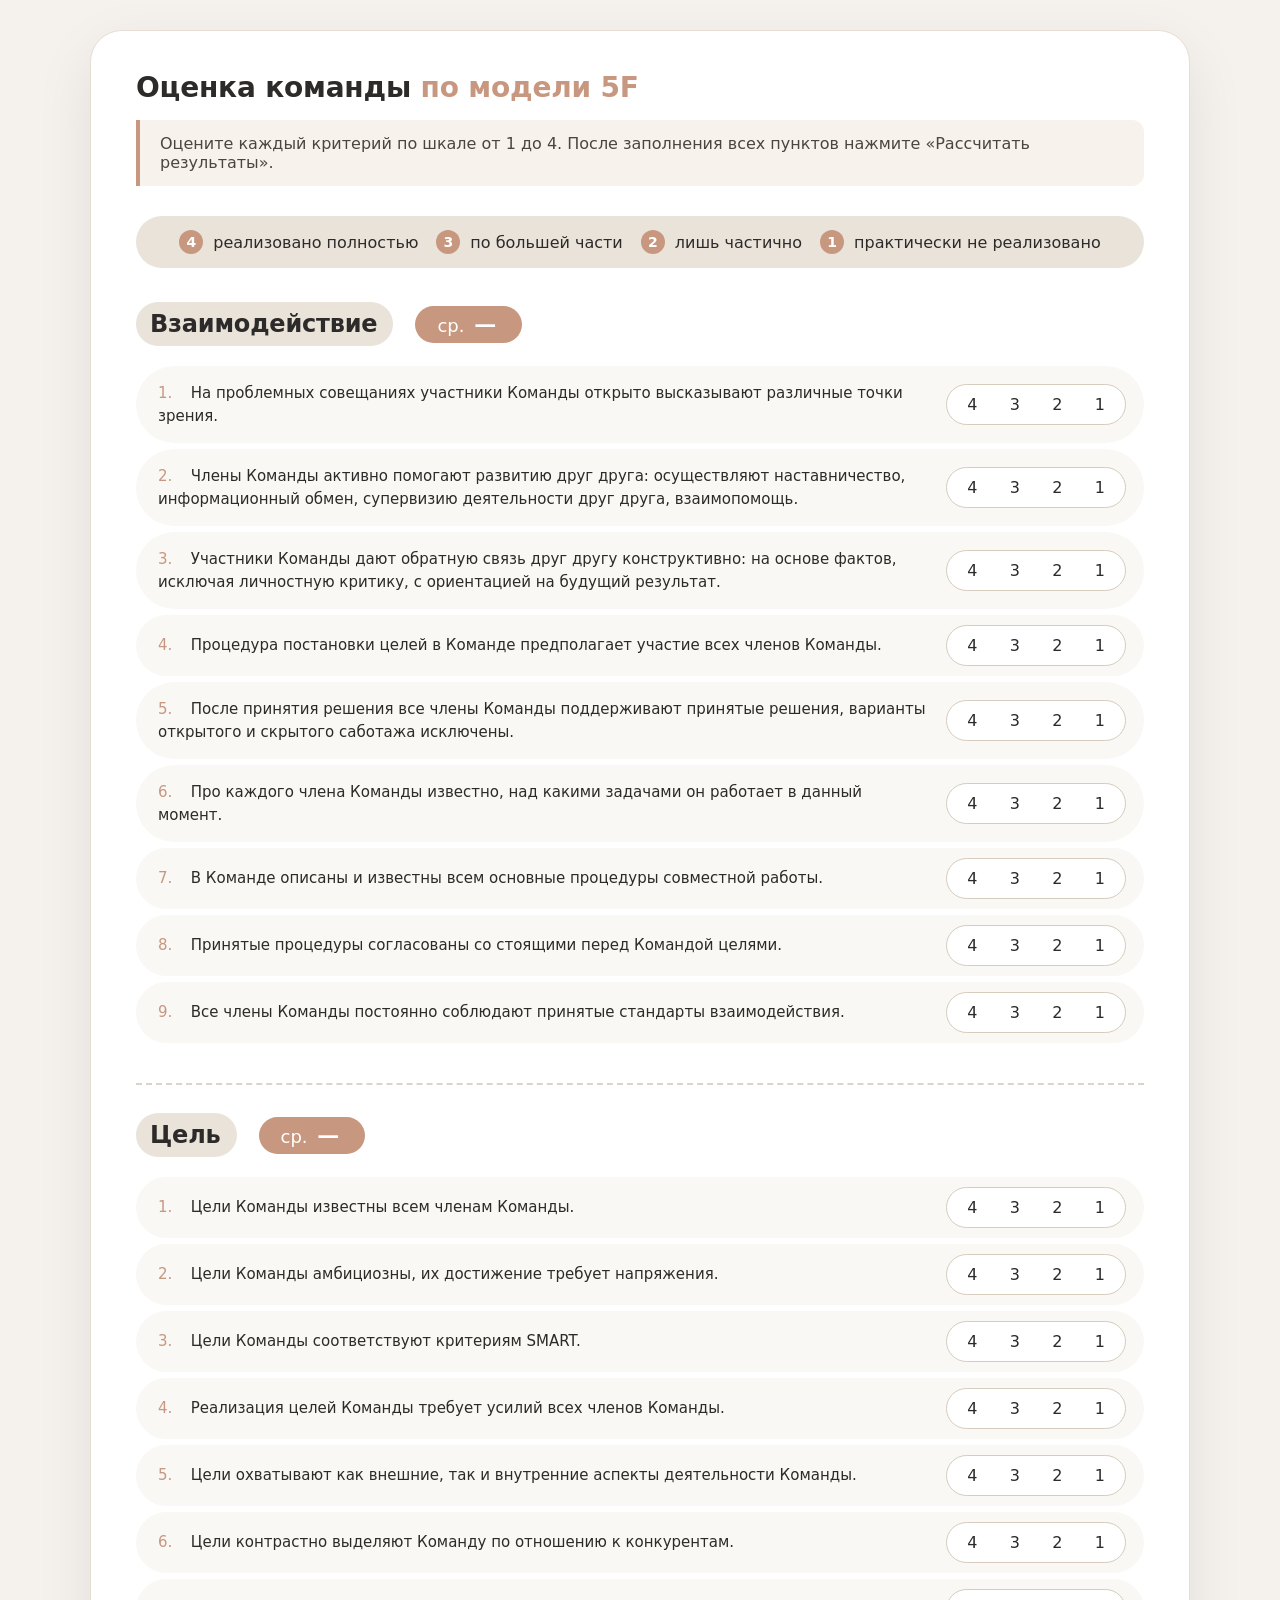
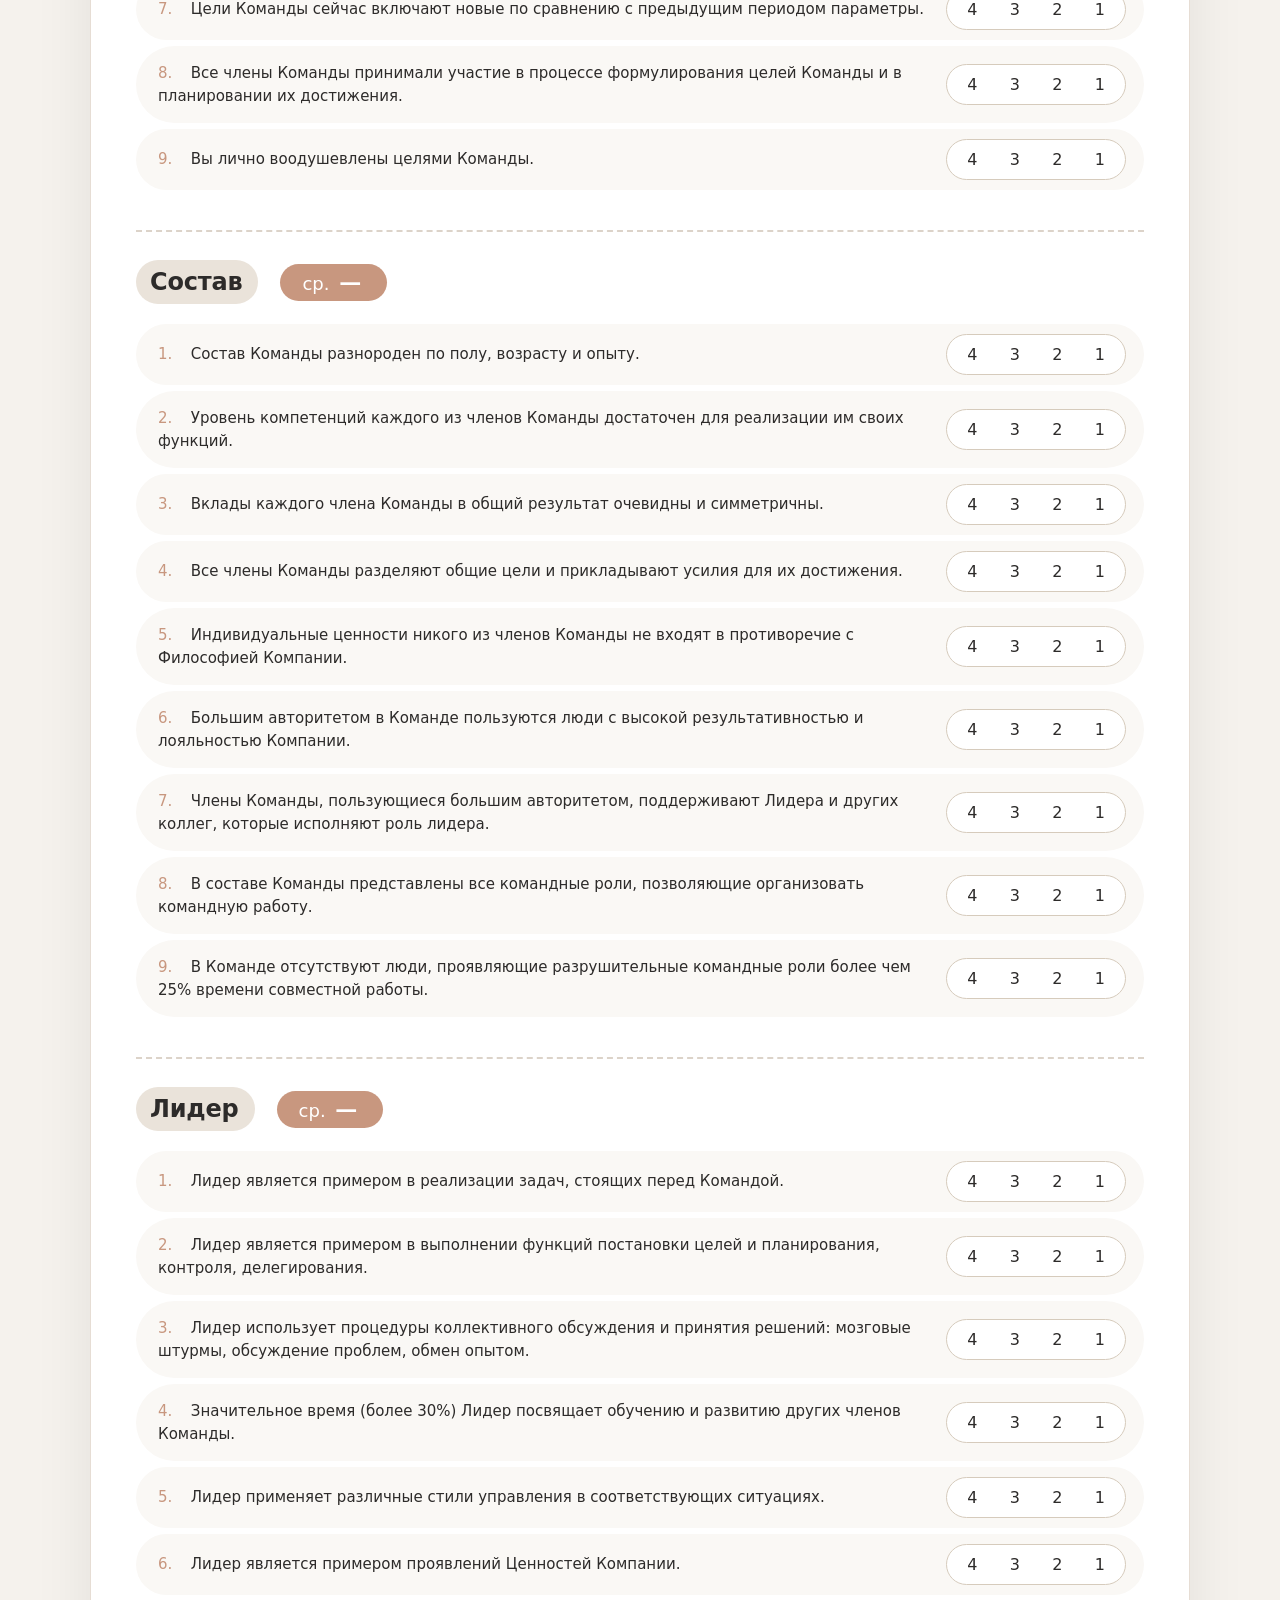
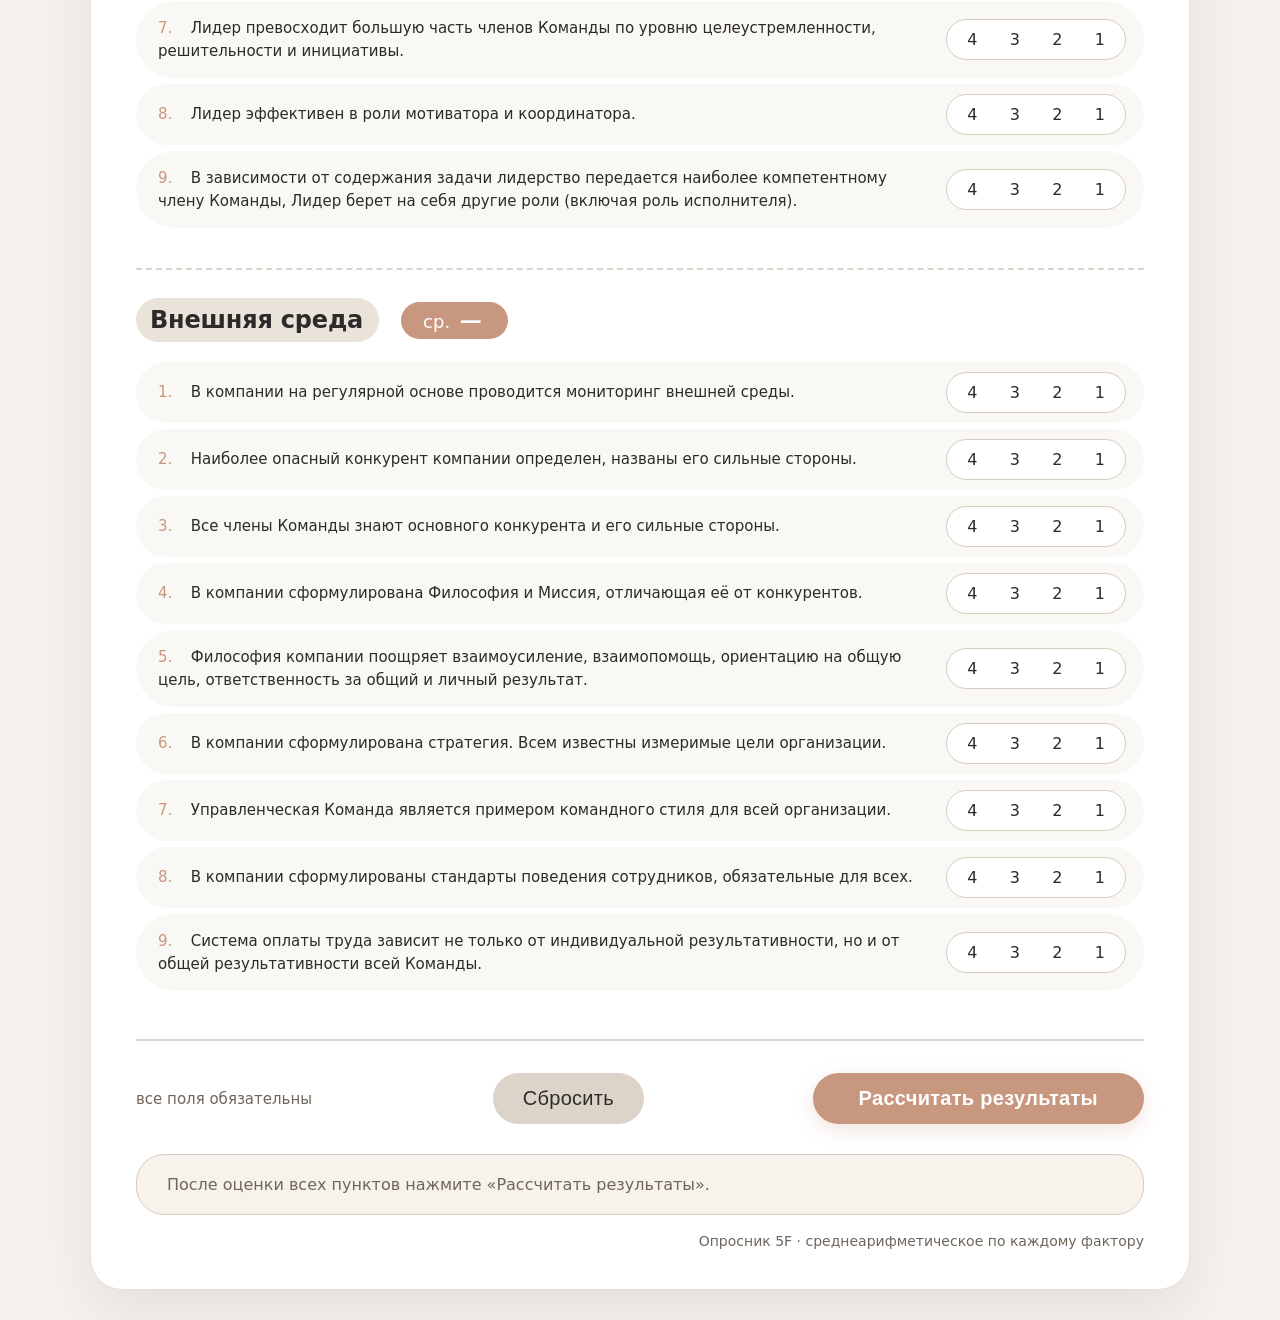
<file: index.html>
<!DOCTYPE html>
<html lang="ru">
<head>
    <meta charset="UTF-8" />
    <meta name="viewport" content="width=device-width, initial-scale=1.0" />
    <title>Опросник 5F</title>
    <style>
        /* ===== ФИРМЕННЫЙ СТИЛЬ ===== */
        * {
            box-sizing: border-box;
            margin: 0;
            padding: 0;
        }

        body {
            background: #f5f2ed;
            font-family: 'Suisse Int\'l', 'Segoe UI', Roboto, system-ui, sans-serif;
            padding: 30px 20px;
            display: flex;
            justify-content: center;
        }

        .container {
            max-width: 1100px;
            width: 100%;
            background: #ffffff;
            border-radius: 32px;
            box-shadow: 0 20px 60px rgba(0, 0, 0, 0.08);
            padding: 40px 45px;
            border: 1px solid #e6ddd4;
        }

        h1 {
            font-size: 28px;
            font-weight: 600;
            color: #2d2b2a;
            margin-bottom: 6px;
            letter-spacing: -0.2px;
        }

        h1 .copper {
            color: #c8977f;
        }

        .subhead {
            color: #4a4540;
            font-size: 16px;
            border-left: 4px solid #c8977f;
            padding-left: 18px;
            background: #f7f2ec;
            border-radius: 0 12px 12px 0;
            padding: 14px 20px;
            margin: 16px 0 30px 0;
        }

        .scale-hint {
            display: flex;
            flex-wrap: wrap;
            gap: 12px 18px;
            background: #eae3da;
            padding: 14px 22px;
            border-radius: 60px;
            margin-bottom: 34px;
            font-weight: 500;
            color: #2d2b2a;
            justify-content: center;
        }

        .scale-hint span {
            display: inline-flex;
            align-items: center;
            gap: 6px;
        }

        .scale-hint .badge {
            display: inline-block;
            background: #c8977f;
            color: white;
            font-weight: 700;
            width: 24px;
            height: 24px;
            border-radius: 30px;
            text-align: center;
            line-height: 24px;
            font-size: 14px;
            margin-right: 4px;
        }

        .factor {
            margin-top: 40px;
            border-top: 2px dashed #dcd3c9;
            padding-top: 28px;
        }

        .factor:first-of-type {
            border-top: none;
            margin-top: 0;
            padding-top: 0;
        }

        .factor-title {
            display: flex;
            align-items: baseline;
            flex-wrap: wrap;
            gap: 12px 22px;
            margin-bottom: 20px;
        }

        .factor-title h2 {
            font-size: 24px;
            font-weight: 600;
            color: #2d2b2a;
            letter-spacing: -0.2px;
            background: #eae3da;
            padding: 0 16px 0 14px;
            border-radius: 40px;
            line-height: 44px;
            display: inline-block;
        }

        .factor-avg {
            font-size: 18px;
            background: #c8977f;
            color: white;
            padding: 6px 22px;
            border-radius: 40px;
            font-weight: 500;
            white-space: nowrap;
        }

        .factor-avg span {
            font-weight: 700;
            font-size: 22px;
            margin: 0 4px;
        }

        .question-grid {
            display: flex;
            flex-direction: column;
            gap: 6px;
        }

        .question-row {
            display: grid;
            grid-template-columns: 1fr 180px;
            align-items: center;
            gap: 12px 20px;
            background: #faf8f5;
            padding: 8px 16px 8px 20px;
            border-radius: 40px;
            transition: background 0.1s;
            border: 2px solid transparent;
        }

        .question-row:hover {
            background: #f3ede7;
            border-color: #d6cbbc;
        }

        .question-row.missing {
            border-color: #d9534f;
            background: #fdf0ef;
            animation: shake 0.4s ease;
        }

        @keyframes shake {
            0%, 100% { transform: translateX(0); }
            25% { transform: translateX(-6px); }
            75% { transform: translateX(6px); }
        }

        .question-text {
            font-size: 15px;
            line-height: 1.5;
            color: #2d2b2a;
            padding: 6px 0;
        }

        .question-text .qnum {
            display: inline-block;
            width: 28px;
            font-weight: 500;
            color: #c8977f;
        }

        .rating-group {
            display: flex;
            justify-content: space-between;
            gap: 4px;
            background: white;
            padding: 4px 6px;
            border-radius: 60px;
            border: 1px solid #d6cbbc;
        }

        .rating-group label {
            flex: 1;
            text-align: center;
            font-size: 16px;
            font-weight: 500;
            color: #2d2b2a;
            padding: 6px 0;
            border-radius: 40px;
            cursor: pointer;
            transition: 0.1s;
            background: transparent;
            user-select: none;
        }

        .rating-group label:hover {
            background: #eae3da;
        }

        .rating-group input[type="radio"] {
            display: none;
        }

        .rating-group input[type="radio"]:checked+label {
            background: #c8977f;
            color: white;
            font-weight: 600;
            box-shadow: 0 2px 8px rgba(200, 151, 127, 0.30);
        }

        .rating-group input[type="radio"]:checked+label:hover {
            background: #b8866d;
        }

        .submit-area {
            margin-top: 48px;
            display: flex;
            flex-wrap: wrap;
            align-items: center;
            gap: 30px;
            justify-content: space-between;
            border-top: 2px solid #dcd3c9;
            padding-top: 32px;
        }

        .btn {
            background: #c8977f;
            border: none;
            color: white;
            font-size: 20px;
            font-weight: 600;
            padding: 14px 46px;
            border-radius: 60px;
            cursor: pointer;
            transition: 0.2s;
            box-shadow: 0 6px 18px rgba(200, 151, 127, 0.25);
            letter-spacing: 0.3px;
        }

        .btn:hover {
            background: #b07d65;
            transform: scale(1.01);
            box-shadow: 0 8px 24px rgba(200, 151, 127, 0.35);
        }

        .btn:active {
            transform: scale(0.97);
        }

        .btn:disabled {
            opacity: 0.6;
            cursor: not-allowed;
            transform: none;
        }

        .btn-reset {
            background: #dcd3c9;
            color: #2d2b2a;
            box-shadow: none;
            font-weight: 500;
            padding: 14px 30px;
        }

        .btn-reset:hover {
            background: #ccc0b3;
            box-shadow: none;
        }

        .summary-box {
            background: #f7f2ec;
            border-radius: 28px;
            padding: 20px 30px;
            margin-top: 18px;
            display: flex;
            flex-wrap: wrap;
            align-items: center;
            justify-content: space-between;
            gap: 18px 30px;
            border: 1px solid #e6ddd4;
        }

        .summary-item {
            font-size: 17px;
            font-weight: 500;
            color: #2d2b2a;
        }

        .summary-item strong {
            background: #c8977f;
            color: white;
            padding: 3px 18px;
            border-radius: 40px;
            margin-left: 8px;
            font-weight: 600;
            font-size: 18px;
        }

        .summary-item .label {
            display: inline-block;
            min-width: 100px;
        }

        .footer-note {
            margin-top: 18px;
            font-size: 14px;
            color: #6f655b;
            text-align: right;
        }

        .error-message {
            background: #fdf0ef;
            border: 1px solid #d9534f;
            border-radius: 16px;
            padding: 16px 24px;
            margin-bottom: 20px;
            color: #a94442;
            font-weight: 500;
            display: flex;
            align-items: center;
            gap: 12px;
        }

        .error-message .icon {
            font-size: 24px;
        }

        .success-message {
            background: #dff0d8;
            border: 1px solid #3c763d;
            border-radius: 16px;
            padding: 16px 24px;
            margin-bottom: 20px;
            color: #3c763d;
            font-weight: 500;
            display: flex;
            align-items: center;
            gap: 12px;
        }

        .success-message .icon {
            font-size: 24px;
        }

        /* Toast уведомление */
        .toast {
            position: fixed;
            bottom: 30px;
            right: 30px;
            background: #2d2b2a;
            color: white;
            padding: 16px 28px;
            border-radius: 16px;
            font-weight: 500;
            box-shadow: 0 8px 32px rgba(0,0,0,0.2);
            transform: translateY(100px);
            opacity: 0;
            transition: all 0.4s ease;
            z-index: 1000;
            max-width: 400px;
        }

        .toast.show {
            transform: translateY(0);
            opacity: 1;
        }

        .toast.success {
            background: #3c763d;
        }

        .toast.error {
            background: #a94442;
        }

        /* Спиннер */
        .spinner {
            display: inline-block;
            width: 20px;
            height: 20px;
            border: 3px solid rgba(255,255,255,0.3);
            border-radius: 50%;
            border-top-color: #fff;
            animation: spin 0.8s ease-in-out infinite;
            margin-right: 10px;
            vertical-align: middle;
        }

        @keyframes spin {
            to { transform: rotate(360deg); }
        }

        @media (max-width: 720px) {
            .container {
                padding: 24px 18px;
            }

            .question-row {
                grid-template-columns: 1fr;
                gap: 6px;
                padding: 14px 16px;
                border-radius: 24px;
            }

            .rating-group {
                max-width: 280px;
            }

            .question-text {
                font-size: 14px;
            }

            .factor-title {
                flex-direction: column;
                align-items: flex-start;
            }

            .scale-hint {
                border-radius: 30px;
                padding: 12px 16px;
                font-size: 14px;
                justify-content: flex-start;
            }

            .submit-area {
                flex-direction: column;
                align-items: stretch;
            }

            .btn {
                text-align: center;
            }

            .summary-box {
                flex-direction: column;
                align-items: stretch;
                gap: 10px;
            }

            .summary-item {
                display: flex;
                justify-content: space-between;
            }
        }

        @media print {
            .btn,
            .btn-reset {
                display: none;
            }
            .rating-group input[type="radio"]:checked+label {
                background: #c8977f !important;
                color: white !important;
            }
        }
    </style>
</head>
<body>

    <div class="container" id="app">

        <h1>Оценка команды <span class="copper">по модели 5F</span></h1>
        <div class="subhead">
            Оцените каждый критерий по шкале от 1 до 4. После заполнения всех пунктов нажмите «Рассчитать результаты».
        </div>

        <div class="scale-hint">
            <span><span class="badge">4</span> реализовано полностью</span>
            <span><span class="badge">3</span> по большей части</span>
            <span><span class="badge">2</span> лишь частично</span>
            <span><span class="badge">1</span> практически не реализовано</span>
        </div>
        <div id="messageContainer"></div>

        <div id="factorsContainer"></div>

        <div class="submit-area">
            <div style="font-size:15px; color:#6f655b;">
                все поля обязательны
            </div>
            <div>
                <button class="btn btn-reset" id="resetBtn" style="margin-left:12px;">Сбросить</button>
            </div>
            <div>
                <button class="btn" id="calcBtn">Рассчитать результаты</button>
            </div>
        </div>

        <div id="summaryBlock" style="margin-top: 30px;"></div>
        <div class="footer-note">
            Опросник 5F · среднеарифметическое по каждому фактору
        </div>
    </div>

    <!-- Toast уведомление -->
    <div id="toast" class="toast"></div>

    <script src="./config.js"></script>

    <script>
        // ============================================
        // 1. НАСТРОЙКА ПОДКЛЮЧЕНИЯ К API / MYSQL
        // ============================================
        // Публичная настройка берётся из config.js.
        // Данные доступа к MySQL находятся только на сервере в api/config.php.
        const APP_CONFIG = window.APP_CONFIG || {};
        const API_BASE_URL = String(APP_CONFIG.apiBaseUrl || '').trim().replace(/\/+$/, '');

        function isApiConfigured() {
            return API_BASE_URL.length > 0;
        }

        function apiUrl(path) {
            return `${API_BASE_URL}/${String(path).replace(/^\/+/, '')}`;
        }

        async function readApiError(response) {
            try {
                const data = await response.json();
                return data.message || data.error || `HTTP ${response.status}`;
            } catch {
                return `HTTP ${response.status}`;
            }
        }

        // ============================================
        // 2. ДАННЫЕ ОПРОСНИКА
        // ============================================
        const factors = [{
            id: 'interaction',
            title: 'Взаимодействие',
            questions: [
                'На проблемных совещаниях участники Команды открыто высказывают различные точки зрения.',
                'Члены Команды активно помогают развитию друг друга: осуществляют наставничество, информационный обмен, супервизию деятельности друг друга, взаимопомощь.',
                'Участники Команды дают обратную связь друг другу конструктивно: на основе фактов, исключая личностную критику, с ориентацией на будущий результат.',
                'Процедура постановки целей в Команде предполагает участие всех членов Команды.',
                'После принятия решения все члены Команды поддерживают принятые решения, варианты открытого и скрытого саботажа исключены.',
                'Про каждого члена Команды известно, над какими задачами он работает в данный момент.',
                'В Команде описаны и известны всем основные процедуры совместной работы.',
                'Принятые процедуры согласованы со стоящими перед Командой целями.',
                'Все члены Команды постоянно соблюдают принятые стандарты взаимодействия.'
            ]
        }, {
            id: 'goal',
            title: 'Цель',
            questions: [
                'Цели Команды известны всем членам Команды.',
                'Цели Команды амбициозны, их достижение требует напряжения.',
                'Цели Команды соответствуют критериям SMART.',
                'Реализация целей Команды требует усилий всех членов Команды.',
                'Цели охватывают как внешние, так и внутренние аспекты деятельности Команды.',
                'Цели контрастно выделяют Команду по отношению к конкурентам.',
                'Цели Команды сейчас включают новые по сравнению с предыдущим периодом параметры.',
                'Все члены Команды принимали участие в процессе формулирования целей Команды и в планировании их достижения.',
                'Вы лично воодушевлены целями Команды.'
            ]
        }, {
            id: 'composition',
            title: 'Состав',
            questions: [
                'Состав Команды разнороден по полу, возрасту и опыту.',
                'Уровень компетенций каждого из членов Команды достаточен для реализации им своих функций.',
                'Вклады каждого члена Команды в общий результат очевидны и симметричны.',
                'Все члены Команды разделяют общие цели и прикладывают усилия для их достижения.',
                'Индивидуальные ценности никого из членов Команды не входят в противоречие с Философией Компании.',
                'Большим авторитетом в Команде пользуются люди с высокой результативностью и лояльностью Компании.',
                'Члены Команды, пользующиеся большим авторитетом, поддерживают Лидера и других коллег, которые исполняют роль лидера.',
                'В составе Команды представлены все командные роли, позволяющие организовать командную работу.',
                'В Команде отсутствуют люди, проявляющие разрушительные командные роли более чем 25% времени совместной работы.'
            ]
        }, {
            id: 'leader',
            title: 'Лидер',
            questions: [
                'Лидер является примером в реализации задач, стоящих перед Командой.',
                'Лидер является примером в выполнении функций постановки целей и планирования, контроля, делегирования.',
                'Лидер использует процедуры коллективного обсуждения и принятия решений: мозговые штурмы, обсуждение проблем, обмен опытом.',
                'Значительное время (более 30%) Лидер посвящает обучению и развитию других членов Команды.',
                'Лидер применяет различные стили управления в соответствующих ситуациях.',
                'Лидер является примером проявлений Ценностей Компании.',
                'Лидер превосходит большую часть членов Команды по уровню целеустремленности, решительности и инициативы.',
                'Лидер эффективен в роли мотиватора и координатора.',
                'В зависимости от содержания задачи лидерство передается наиболее компетентному члену Команды, Лидер берет на себя другие роли (включая роль исполнителя).'
            ]
        }, {
            id: 'external',
            title: 'Внешняя среда',
            questions: [
                'В компании на регулярной основе проводится мониторинг внешней среды.',
                'Наиболее опасный конкурент компании определен, названы его сильные стороны.',
                'Все члены Команды знают основного конкурента и его сильные стороны.',
                'В компании сформулирована Философия и Миссия, отличающая её от конкурентов.',
                'Философия компании поощряет взаимоусиление, взаимопомощь, ориентацию на общую цель, ответственность за общий и личный результат.',
                'В компании сформулирована стратегия. Всем известны измеримые цели организации.',
                'Управленческая Команда является примером командного стиля для всей организации.',
                'В компании сформулированы стандарты поведения сотрудников, обязательные для всех.',
                'Система оплаты труда зависит не только от индивидуальной результативности, но и от общей результативности всей Команды.'
            ]
        }];

        // ============================================
        // 3. TOAST УВЕДОМЛЕНИЯ
        // ============================================
        function showToast(message, type = 'success', duration = 4000) {
            const toast = document.getElementById('toast');
            toast.textContent = message;
            toast.className = `toast ${type}`;
            setTimeout(() => toast.classList.add('show'), 10);
            setTimeout(() => toast.classList.remove('show'), duration);
        }

        // ============================================
        // 4. ОТПРАВКА ДАННЫХ В MYSQL ЧЕРЕЗ PHP API
        // ============================================
        async function saveResultsToApi(results) {
            if (!isApiConfigured()) {
                showToast('⚠️ Настройте apiBaseUrl в config.js', 'error', 5000);
                return false;
            }

            const payload = {
                external_score: results.external,
                goal_score: results.goal,
                composition_score: results.composition,
                leader_score: results.leader,
                interaction_score: results.interaction
            };

            try {
                const response = await fetch(apiUrl('save-result.php'), {
                    method: 'POST',
                    credentials: 'include',
                    headers: {
                        'Content-Type': 'application/json'
                    },
                    body: JSON.stringify(payload)
                });

                if (!response.ok) {
                    throw new Error(await readApiError(response));
                }

                showToast('✅ Результаты успешно сохранены!', 'success');
                return true;
            } catch (error) {
                console.error('Ошибка отправки:', error);
                showToast('❌ Ошибка сохранения: ' + error.message, 'error', 5000);
                return false;
            }
        }

        // ============================================
        // 5. РЕНДЕР ВОПРОСОВ
        // ============================================
        const container = document.getElementById('factorsContainer');

        function getQuestionIndex(factorIndex, questionIndex) {
            return factors
                .slice(0, factorIndex)
                .reduce((total, factor) => total + factor.questions.length, 0) + questionIndex;
        }

        function renderQuestions() {
            let html = '';
            factors.forEach((factor, fi) => {
                html += `<div class="factor" data-factor="${factor.id}">`;
                html += `<div class="factor-title">
                            <h2>${factor.title}</h2>
                            <div class="factor-avg" id="avg_${factor.id}">ср. <span>—</span></div>
                        </div>`;
                html += `<div class="question-grid">`;

                factor.questions.forEach((q, qi) => {
                    const qIndex = getQuestionIndex(fi, qi);
                    html += `
                            <div class="question-row" id="row_${qIndex}">
                                <div class="question-text"><span class="qnum">${qi+1}.</span> ${q}</div>
                                <div class="rating-group" data-q="${qIndex}">
                                    ${[4,3,2,1].map(val => `
                                        <input type="radio" name="q${qIndex}" id="q${qIndex}_${val}" value="${val}" />
                                        <label for="q${qIndex}_${val}">${val}</label>
                                    `).join('')}
                                </div>
                            </div>
                        `;
                });

                html += `</div></div>`;
            });
            container.innerHTML = html;
        }

        // ============================================
        // 6. СКЛОНЕНИЕ
        // ============================================
        function getDeclension(count) {
            if (count % 100 >= 11 && count % 100 <= 19) return 'полей';
            const last = count % 10;
            if (last === 1) return 'поле';
            if (last >= 2 && last <= 4) return 'поля';
            return 'полей';
        }

        // ============================================
        // 7. ПРОВЕРКА ЗАПОЛНЕНИЯ
        // ============================================
        function checkAllFilled() {
            let allFilled = true;
            const messageContainer = document.getElementById('messageContainer');
            let missingFields = [];

            // Убираем старые подсветки
            document.querySelectorAll('.question-row.missing').forEach(row => {
                row.classList.remove('missing');
            });

            // Проверяем все поля
            factors.forEach((factor, fi) => {
                for (let qi = 0; qi < factor.questions.length; qi++) {
                    const qIndex = getQuestionIndex(fi, qi);
                    const radios = document.querySelectorAll(`input[name="q${qIndex}"]`);
                    let checked = false;
                    for (const r of radios) {
                        if (r.checked) {
                            checked = true;
                            break;
                        }
                    }
                    if (!checked) {
                        allFilled = false;
                        missingFields.push(qIndex);
                        const row = document.getElementById(`row_${qIndex}`);
                        if (row) {
                            row.classList.add('missing');
                        }
                    }
                }
            });

            if (!allFilled) {
                const count = missingFields.length;
                messageContainer.innerHTML = `
                    <div class="error-message">
                        <span class="icon">!</span>
                        <span>Заполните <strong>${count}</strong> ${getDeclension(count)}. Незаполненные поля выделены красным.</span>
                    </div>
                `;
                
                if (missingFields.length > 0) {
                    const firstMissing = document.getElementById(`row_${missingFields[0]}`);
                    if (firstMissing) {
                        firstMissing.scrollIntoView({ behavior: 'smooth', block: 'center' });
                    }
                }
                
                // Очищаем средние
                factors.forEach(factor => {
                    const el = document.getElementById(`avg_${factor.id}`);
                    if (el) el.innerHTML = `ср. <span>—</span>`;
                });
                document.getElementById('summaryBlock').innerHTML = '';
                
                return false;
            }

            messageContainer.innerHTML = '';
            return true;
        }

        // ============================================
        // 8. ПОДСЧЁТ РЕЗУЛЬТАТОВ
        // ============================================
        function calculateResults() {
            const results = {};
            let allFilled = true;

            // Собираем значения
            factors.forEach((factor, fi) => {
                const values = [];
                for (let qi = 0; qi < factor.questions.length; qi++) {
                    const qIndex = getQuestionIndex(fi, qi);
                    const radios = document.querySelectorAll(`input[name="q${qIndex}"]`);
                    let checked = false;
                    for (const r of radios) {
                        if (r.checked) {
                            values.push(parseInt(r.value, 10));
                            checked = true;
                            break;
                        }
                    }
                    if (!checked) allFilled = false;
                }

                if (values.length === factor.questions.length) {
                    const sum = values.reduce((a, b) => a + b, 0);
                    const avg = sum / values.length;
                    results[factor.id] = Math.round(avg * 100) / 100;
                } else {
                    results[factor.id] = null;
                }
            });

            // Обновляем отображение средних
            factors.forEach(factor => {
                const el = document.getElementById(`avg_${factor.id}`);
                const val = results[factor.id];
                if (val !== null) {
                    el.innerHTML = `ср. <span>${val}</span>`;
                } else {
                    el.innerHTML = `ср. <span>—</span>`;
                }
            });

            if (!allFilled) {
                document.getElementById('summaryBlock').innerHTML = `
                    <div class="summary-box" style="background:#f7f2ec; border:1px solid #d6cbbc;">
                        <span style="color:#6f655b;">Заполните все пункты, чтобы увидеть итоговые средние.</span>
                    </div>
                `;
                return null;
            }

            // Показываем итоговые средние
            let html = `<div class="summary-box">`;
            const factorNames = {
                external: 'Внешняя среда',
                goal: 'Цель',
                composition: 'Состав',
                leader: 'Лидер',
                interaction: 'Взаимодействие'
            };
            factors.forEach(factor => {
                const val = results[factor.id];
                if (val !== null) {
                    html += `<div class="summary-item">
                                <span class="label">${factorNames[factor.id] || factor.title}</span>
                                <strong>${val}</strong>
                            </div>`;
                }
            });
            html += `</div>`;
            document.getElementById('summaryBlock').innerHTML = html;

            return results;
        }

        // ============================================
        // 9. ОСНОВНАЯ ФУНКЦИЯ - ВАЛИДАЦИЯ + РАСЧЁТ + ОТПРАВКА
        // ============================================
        async function handleCalculate() {
            // Проверяем заполнение
            const isFilled = checkAllFilled();
            if (!isFilled) return;

            // Считаем результаты
            const results = calculateResults();
            if (!results) return;

            // Отправляем в MySQL через PHP API
            const calcBtn = document.getElementById('calcBtn');
            calcBtn.disabled = true;
            calcBtn.innerHTML = '<span class="spinner"></span> Сохранение...';

            try {
                await saveResultsToApi(results);
            } catch (error) {
                console.error('Ошибка:', error);
            } finally {
                calcBtn.disabled = false;
                calcBtn.innerHTML = 'Рассчитать результаты';
            }
        }

        // ============================================
        // 10. СБРОС
        // ============================================
        function resetAll() {
            const radios = document.querySelectorAll('input[type="radio"]');
            radios.forEach(r => r.checked = false);
            
            document.querySelectorAll('.question-row.missing').forEach(row => {
                row.classList.remove('missing');
            });
            
            factors.forEach(factor => {
                const el = document.getElementById(`avg_${factor.id}`);
                if (el) el.innerHTML = `ср. <span>—</span>`;
            });
            
            document.getElementById('summaryBlock').innerHTML = `
                <div class="summary-box" style="background:#f7f2ec; border:1px solid #d6cbbc;">
                    <span style="color:#6f655b;">После оценки всех пунктов нажмите «Рассчитать результаты».</span>
                </div>
            `;
            document.getElementById('messageContainer').innerHTML = '';
        }

        // ============================================
        // 11. ОБРАБОТЧИКИ ИЗМЕНЕНИЙ
        // ============================================
        document.addEventListener('change', function(e) {
            if (e.target && e.target.matches('input[type="radio"]')) {
                const row = e.target.closest('.question-row');
                if (row) {
                    row.classList.remove('missing');
                }
                const messageContainer = document.getElementById('messageContainer');
                if (messageContainer.innerHTML !== '') {
                    let allChecked = true;
                    document.querySelectorAll('.question-row').forEach(r => {
                        const radio = r.querySelector('input[type="radio"]:checked');
                        if (!radio) allChecked = false;
                    });
                    if (allChecked) {
                        messageContainer.innerHTML = '';
                    }
                }
            }
        });

        // ============================================
        // 12. ИНИЦИАЛИЗАЦИЯ
        // ============================================
        // Рендерим вопросы
        renderQuestions();

        // Проверяем настройки API
        if (!isApiConfigured()) {
            console.warn('API не настроен. Заполните apiBaseUrl в config.js.');
        } else {
            console.log('API настроен:', API_BASE_URL);
        }

        // Назначаем обработчики
        document.getElementById('calcBtn').addEventListener('click', handleCalculate);
        document.getElementById('resetBtn').addEventListener('click', resetAll);

        // Начальное состояние
        resetAll();
    </script>
</body>
</html>
</file>
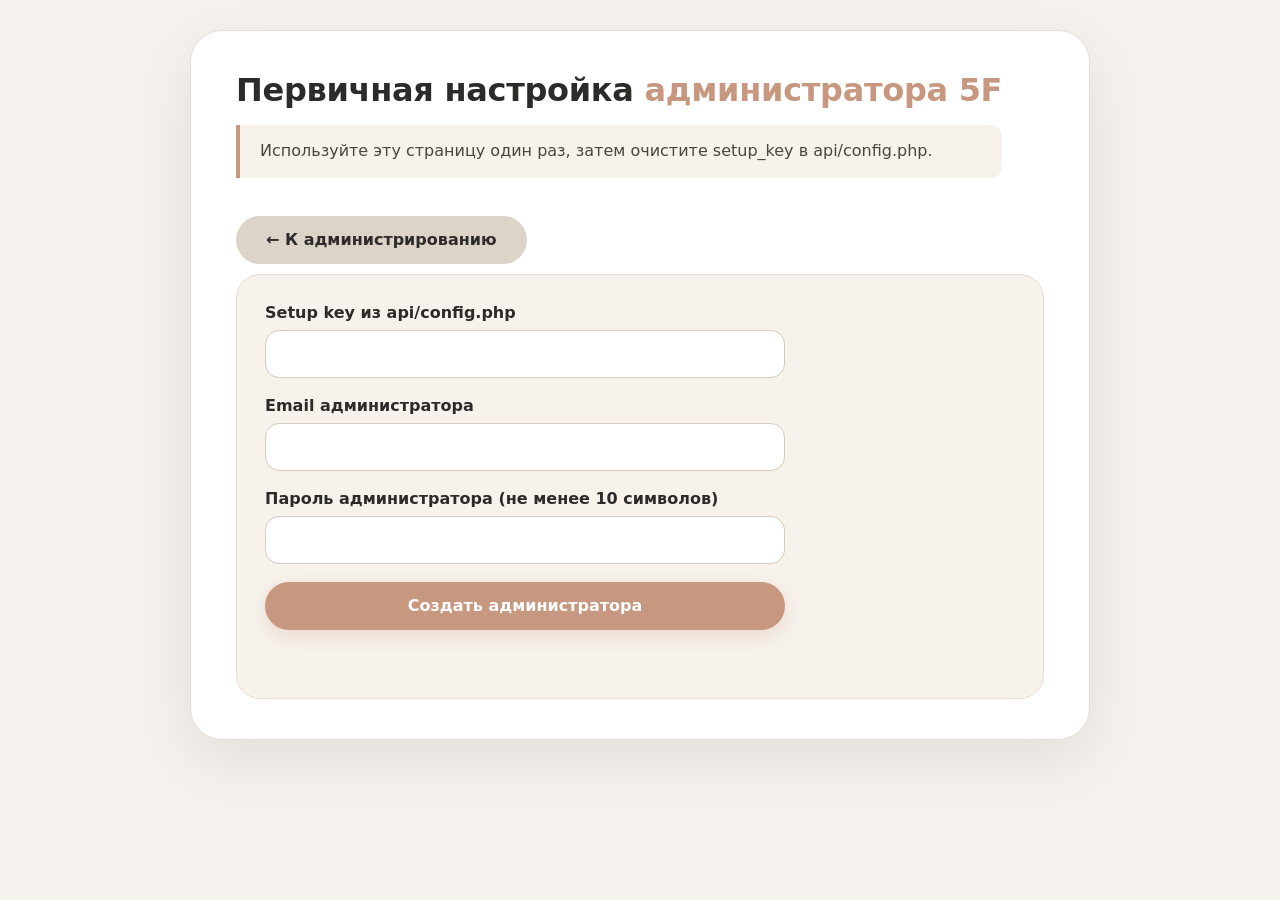
<file: setup-admin.html>
<!DOCTYPE html>
<html lang="ru">
<head>
    <meta charset="UTF-8" />
    <meta name="viewport" content="width=device-width, initial-scale=1.0" />
    <meta name="robots" content="noindex, nofollow" />
    <title>Создание администратора 5F</title>
    <link rel="stylesheet" href="./styles.css" />
    <script src="./config.js" defer></script>
    <script type="module" src="./setup-admin.js"></script>
</head>
<body>
    <main class="container admin-container">
        <div class="header-actions">
            <div>
                <h1>Первичная настройка <span class="copper">администратора 5F</span></h1>
                <div class="subhead">
                    Используйте эту страницу один раз, затем очистите setup_key в api/config.php.
                </div>
            </div>
            <div class="header-buttons">
                <a class="btn btn-secondary" href="./admin.html">← К администрированию</a>
            </div>
        </div>

        <section class="admin-card">
            <form id="setupForm" class="admin-form">
                <label class="form-field">
                    <span>Setup key из api/config.php</span>
                    <input id="setupKeyInput" type="password" autocomplete="off" required />
                </label>
                <label class="form-field">
                    <span>Email администратора</span>
                    <input id="emailInput" type="email" autocomplete="username" required />
                </label>
                <label class="form-field">
                    <span>Пароль администратора (не менее 10 символов)</span>
                    <input id="passwordInput" type="password" autocomplete="new-password" minlength="10" required />
                </label>
                <button class="btn" id="setupBtn" type="submit">Создать администратора</button>
            </form>
            <div id="setupMessage" class="form-message" aria-live="assertive"></div>
        </section>
    </main>
</body>
</html>
</file>
<file: styles.css>
:root {
    --copper: #c8977f;
    --copper-dark: #b07d65;
    --ink: #2d2b2a;
    --muted: #6f655b;
    --page: #f5f2ed;
    --soft: #f7f2ec;
    --line: #e6ddd4;
    --line-strong: #d6cbbc;
    --danger: #d9534f;
    --danger-dark: #a94442;
    --success: #3c763d;
    --violet: #8679a2;
}

* {
    box-sizing: border-box;
    margin: 0;
    padding: 0;
}

html {
    scroll-behavior: smooth;
}

body {
    min-height: 100vh;
    background: var(--page);
    color: var(--ink);
    font-family: 'Suisse Int\'l', 'Segoe UI', Roboto, system-ui, -apple-system, sans-serif;
    padding: 30px 20px;
}

button,
input {
    font: inherit;
}

a {
    color: inherit;
}

.container {
    width: min(100%, 1200px);
    margin: 0 auto;
    background: #fff;
    border: 1px solid var(--line);
    border-radius: 32px;
    box-shadow: 0 20px 60px rgba(0, 0, 0, 0.08);
    padding: 40px 45px;
}

h1 {
    font-size: clamp(26px, 3vw, 32px);
    font-weight: 600;
    letter-spacing: -0.3px;
}

h1 .copper {
    color: var(--copper);
}

h2 {
    color: var(--ink);
}

.header-actions {
    display: flex;
    flex-wrap: wrap;
    justify-content: space-between;
    align-items: flex-start;
    gap: 20px;
    margin-bottom: 10px;
}

.header-buttons {
    display: flex;
    flex-wrap: wrap;
    gap: 10px;
}

.subhead {
    color: #4a4540;
    font-size: 16px;
    line-height: 1.55;
    border-left: 4px solid var(--copper);
    background: var(--soft);
    border-radius: 0 12px 12px 0;
    padding: 14px 20px;
    margin: 16px 0 18px;
}

.mode-notice {
    width: fit-content;
    max-width: 100%;
    border-radius: 999px;
    padding: 8px 14px;
    margin-bottom: 26px;
    font-size: 13px;
    font-weight: 600;
    background: #f0ece8;
    color: var(--muted);
    border: 1px solid var(--line);
}

.mode-notice.connected {
    background: #eaf5ea;
    border-color: #b9d8ba;
    color: #2d6b30;
}

.mode-notice.error {
    background: #fdf0ef;
    border-color: var(--danger);
    color: var(--danger-dark);
}

.scale-hint {
    display: flex;
    flex-wrap: wrap;
    justify-content: center;
    gap: 12px 18px;
    background: #eae3da;
    padding: 14px 22px;
    border-radius: 60px;
    margin-bottom: 34px;
    font-weight: 500;
}

.scale-hint span {
    display: inline-flex;
    align-items: center;
    gap: 6px;
}

.badge {
    display: inline-grid;
    place-items: center;
    width: 24px;
    height: 24px;
    border-radius: 50%;
    background: var(--copper);
    color: #fff;
    font-size: 14px;
    font-weight: 700;
}

.factor {
    margin-top: 40px;
    padding-top: 28px;
    border-top: 2px dashed #dcd3c9;
}

.factor:first-child {
    margin-top: 0;
    padding-top: 0;
    border-top: 0;
}

.factor-title {
    display: flex;
    flex-wrap: wrap;
    align-items: baseline;
    gap: 12px 22px;
    margin-bottom: 20px;
}

.factor-title h2 {
    display: inline-block;
    border-radius: 40px;
    background: #eae3da;
    padding: 8px 16px;
    font-size: 24px;
    font-weight: 600;
}

.factor-avg {
    border-radius: 40px;
    background: var(--copper);
    color: #fff;
    padding: 6px 22px;
    font-size: 18px;
    font-weight: 500;
    white-space: nowrap;
}

.factor-avg span {
    font-size: 22px;
    font-weight: 700;
}

.question-grid {
    display: flex;
    flex-direction: column;
    gap: 7px;
}

.question-row {
    min-width: 0;
    display: grid;
    grid-template-columns: minmax(0, 1fr) 180px;
    align-items: center;
    gap: 12px 20px;
    border: 2px solid transparent;
    border-radius: 40px;
    background: #faf8f5;
    padding: 8px 16px 8px 20px;
    transition: background 0.15s, border-color 0.15s;
}

.question-row:hover {
    background: #f3ede7;
    border-color: var(--line-strong);
}

.question-row.missing {
    border-color: var(--danger);
    background: #fdf0ef;
    animation: shake 0.35s ease;
}

.question-text {
    min-width: 0;
    border: 0;
    padding: 6px 0;
    font-size: 15px;
    line-height: 1.5;
}

.qnum {
    display: inline-block;
    width: 28px;
    color: var(--copper);
    font-weight: 600;
}

.rating-group {
    display: flex;
    justify-content: space-between;
    gap: 4px;
    border: 1px solid var(--line-strong);
    border-radius: 60px;
    background: #fff;
    padding: 4px 6px;
}

.rating-group label {
    flex: 1;
    border-radius: 40px;
    padding: 7px 0;
    text-align: center;
    cursor: pointer;
    user-select: none;
    transition: background 0.12s, color 0.12s;
}

.rating-group label:hover {
    background: #eae3da;
}

.visually-hidden {
    position: absolute;
    width: 1px;
    height: 1px;
    padding: 0;
    margin: -1px;
    overflow: hidden;
    clip: rect(0, 0, 0, 0);
    white-space: nowrap;
    border: 0;
}

.rating-group input:focus-visible + label {
    outline: 3px solid rgba(134, 121, 162, 0.45);
    outline-offset: 2px;
}

.rating-group input:checked + label {
    background: var(--copper);
    color: #fff;
    font-weight: 700;
    box-shadow: 0 2px 8px rgba(200, 151, 127, 0.3);
}

.submit-area {
    display: flex;
    flex-wrap: wrap;
    align-items: center;
    justify-content: space-between;
    gap: 20px;
    margin-top: 48px;
    padding-top: 32px;
    border-top: 2px solid #dcd3c9;
}

.required-note {
    color: var(--muted);
    font-size: 15px;
}

.button-group {
    display: flex;
    flex-wrap: wrap;
    gap: 12px;
}

.btn {
    display: inline-flex;
    align-items: center;
    justify-content: center;
    min-height: 48px;
    border: 0;
    border-radius: 60px;
    background: var(--copper);
    color: #fff;
    padding: 12px 30px;
    font-weight: 600;
    text-decoration: none;
    cursor: pointer;
    box-shadow: 0 6px 18px rgba(200, 151, 127, 0.25);
    transition: transform 0.15s, background 0.15s, box-shadow 0.15s;
}

.btn:hover {
    background: var(--copper-dark);
    transform: translateY(-1px);
    box-shadow: 0 8px 24px rgba(200, 151, 127, 0.35);
}

.btn:active {
    transform: translateY(0) scale(0.98);
}

.btn:disabled {
    opacity: 0.58;
    cursor: not-allowed;
    transform: none;
}

.btn-secondary {
    background: #dcd3c9;
    color: var(--ink);
    box-shadow: none;
}

.btn-secondary:hover {
    background: #ccc0b3;
    box-shadow: none;
}

.inline-button {
    margin-top: 20px;
}

.summary-box {
    display: flex;
    flex-wrap: wrap;
    align-items: center;
    justify-content: space-between;
    gap: 18px 30px;
    margin-top: 30px;
    border: 1px solid var(--line);
    border-radius: 28px;
    background: var(--soft);
    padding: 20px 30px;
}

.summary-placeholder {
    color: var(--muted);
    justify-content: flex-start;
}

.summary-item {
    display: flex;
    align-items: center;
    gap: 8px;
    font-size: 17px;
    font-weight: 500;
}

.summary-item strong {
    border-radius: 40px;
    background: var(--copper);
    color: #fff;
    padding: 4px 16px;
    font-size: 18px;
}

.summary-actions {
    display: flex;
    justify-content: flex-end;
    margin-top: 14px;
}

.text-link {
    color: var(--copper-dark);
    font-weight: 600;
    text-decoration: none;
}

.text-link:hover {
    text-decoration: underline;
}

.footer-note {
    margin-top: 18px;
    color: var(--muted);
    font-size: 14px;
    text-align: right;
}

.error-message,
.success-message {
    display: flex;
    align-items: center;
    gap: 12px;
    border-radius: 16px;
    padding: 16px 24px;
    margin-bottom: 20px;
    font-weight: 500;
}

.error-message {
    background: #fdf0ef;
    border: 1px solid var(--danger);
    color: var(--danger-dark);
}

.success-message {
    background: #dff0d8;
    border: 1px solid var(--success);
    color: var(--success);
}

.icon {
    font-size: 22px;
    font-weight: 800;
}

.toast {
    position: fixed;
    right: 30px;
    bottom: 30px;
    z-index: 1000;
    max-width: min(420px, calc(100vw - 40px));
    border-radius: 16px;
    background: var(--ink);
    color: #fff;
    padding: 16px 24px;
    font-weight: 600;
    box-shadow: 0 8px 32px rgba(0, 0, 0, 0.2);
    opacity: 0;
    transform: translateY(100px);
    pointer-events: none;
    transition: opacity 0.25s, transform 0.25s;
}

.toast.show {
    opacity: 1;
    transform: translateY(0);
}

.toast.success { background: var(--success); }
.toast.error { background: var(--danger-dark); }
.toast.info { background: var(--violet); }

.spinner,
.loading-spinner {
    display: inline-block;
    border-radius: 50%;
    animation: spin 0.8s linear infinite;
}

.spinner {
    width: 19px;
    height: 19px;
    margin-right: 8px;
    border: 3px solid rgba(255, 255, 255, 0.35);
    border-top-color: #fff;
}

.loading {
    padding: 70px 20px;
    text-align: center;
    color: var(--muted);
}

.loading-spinner {
    width: 42px;
    height: 42px;
    margin-bottom: 14px;
    border: 4px solid #eae3da;
    border-top-color: var(--copper);
}

@keyframes spin {
    to { transform: rotate(360deg); }
}

@keyframes shake {
    0%, 100% { transform: translateX(0); }
    30% { transform: translateX(-5px); }
    70% { transform: translateX(5px); }
}

.stats-grid {
    display: grid;
    grid-template-columns: repeat(auto-fit, minmax(210px, 1fr));
    gap: 20px;
    margin-bottom: 40px;
}

.stat-card {
    min-width: 0;
    border: 1px solid var(--line);
    border-radius: 20px;
    background: var(--soft);
    padding: 24px;
    text-align: center;
}

.stat-card .number {
    display: block;
    margin-bottom: 4px;
    color: var(--copper);
    font-size: 36px;
    font-weight: 700;
}

.stat-card .label,
.stat-card .sub-label {
    display: block;
}

.stat-card .label {
    color: var(--muted);
    font-size: 14px;
    font-weight: 600;
}

.stat-card .sub-label {
    margin-top: 4px;
    color: #a89b8e;
    font-size: 13px;
}

.stat-card .factor-name {
    margin-top: 5px;
    font-size: 15px;
    font-weight: 700;
}

.accent-blue { color: #8cb3b8 !important; }
.success-card { border-left: 5px solid var(--success); }
.success-number { color: var(--success) !important; }
.danger-card { border-left: 5px solid var(--danger-dark); }
.danger-number { color: var(--danger-dark) !important; }

.factor-stats,
.pyramid-section {
    margin-top: 30px;
    padding-top: 30px;
    border-top: 2px dashed #dcd3c9;
}

.factor-stats h2,
.pyramid-section h2 {
    margin-bottom: 20px;
    font-size: 22px;
}

.factor-row {
    display: grid;
    grid-template-columns: 200px minmax(100px, 1fr) 85px;
    align-items: center;
    gap: 20px;
    margin-bottom: 10px;
    border: 1px solid #eae3da;
    border-radius: 16px;
    background: #faf8f5;
    padding: 14px 20px;
}

.factor-row .factor-name {
    font-weight: 700;
}

.count {
    display: inline-block;
    color: #a89b8e;
    font-size: 12px;
    font-weight: 400;
}

.progress-bar {
    height: 12px;
    overflow: hidden;
    border-radius: 20px;
    background: #eae3da;
}

.progress-bar .fill {
    height: 100%;
    border-radius: inherit;
    transition: width 0.8s ease;
}

.factor-value {
    color: var(--copper);
    font-size: 18px;
    font-weight: 800;
    text-align: right;
}

.factor-value small {
    color: #a89b8e;
    font-size: 12px;
    font-weight: 400;
}

.external-section {
    margin-top: 10px;
    padding-top: 20px;
}

.external-index-row {
    border-left: 6px solid var(--violet);
    background: #f3ede7;
}

.external-fill {
    background: linear-gradient(90deg, #8679a2, #6b5d8a);
}

.external-value {
    color: var(--violet);
}

.section-note {
    margin-top: -10px;
    margin-bottom: 14px;
    color: var(--muted);
    font-size: 14px;
}

#pyramidContainer {
    position: relative;
    width: 100%;
    height: 500px;
    overflow: hidden;
    border: 1px solid var(--line);
    border-radius: 20px;
    background: var(--page);
}

#pyramidContainer canvas {
    display: block;
    width: 100%;
    height: 100%;
}

.label-renderer {
    position: absolute;
    inset: 0;
    pointer-events: none;
}

.axis-label,
.value-label,
.external-label {
    padding: 2px 5px;
    border-radius: 5px;
    background: rgba(245, 242, 237, 0.78);
    color: #3d2b1f;
    white-space: nowrap;
    text-shadow: 0 1px 2px #fff;
}

.axis-label { font-size: 17px; }
.value-label { color: #8b5a2b; font-size: 16px; font-weight: 800; }
.external-label { color: var(--violet); font-size: 14px; font-weight: 700; }

.pyramid-fallback {
    display: grid;
    place-items: center;
    height: 100%;
    padding: 30px;
    color: var(--muted);
    text-align: center;
}

.no-data {
    padding: 65px 20px;
    text-align: center;
    color: var(--muted);
}

.no-data .icon {
    margin-bottom: 12px;
    font-size: 48px;
}

.no-data h2 {
    margin-bottom: 8px;
}

.error-help {
    margin-top: -8px;
    color: var(--muted);
    font-size: 14px;
}

.text-button {
    border: 0;
    background: transparent;
    cursor: pointer;
    text-decoration: underline;
}

.danger-text {
    color: var(--danger-dark);
}

@media (max-width: 760px) {
    body {
        padding: 12px;
    }

    .container {
        border-radius: 22px;
        padding: 24px 18px;
    }

    .header-actions,
    .factor-title {
        flex-direction: column;
        align-items: stretch;
    }

    .header-buttons,
    .button-group {
        width: 100%;
    }

    .header-buttons .btn,
    .button-group .btn {
        flex: 1;
    }

    .scale-hint {
        justify-content: flex-start;
        border-radius: 24px;
    }

    .question-row {
        grid-template-columns: 1fr;
        border-radius: 24px;
        padding: 14px 16px;
    }

    .rating-group {
        width: min(100%, 300px);
    }

    .submit-area {
        align-items: stretch;
    }

    .factor-row {
        grid-template-columns: 1fr;
        gap: 9px;
    }

    .factor-value {
        text-align: left;
    }

    #pyramidContainer {
        height: 350px;
    }

    .toast {
        right: 20px;
        bottom: 20px;
    }
}

@media (prefers-reduced-motion: reduce) {
    *,
    *::before,
    *::after {
        scroll-behavior: auto !important;
        animation-duration: 0.01ms !important;
        animation-iteration-count: 1 !important;
        transition-duration: 0.01ms !important;
    }
}

@media print {
    .btn,
    .mode-notice,
    .toast,
    .summary-actions {
        display: none !important;
    }

    body {
        padding: 0;
        background: #fff;
    }

    .container {
        box-shadow: none;
        border: 0;
    }
}

/* ===== Страница администрирования ===== */
.admin-container {
    max-width: 900px;
}

.admin-card {
    border: 1px solid var(--line);
    border-radius: 24px;
    background: var(--soft);
    padding: 28px;
}

.admin-card h2 {
    margin-bottom: 10px;
    font-size: 22px;
}

.admin-note {
    margin-bottom: 22px;
    color: var(--muted);
    line-height: 1.55;
}

.admin-form {
    display: grid;
    gap: 18px;
    max-width: 520px;
}

.form-field {
    display: grid;
    gap: 8px;
    font-weight: 600;
}

.form-field input {
    width: 100%;
    min-height: 48px;
    border: 1px solid var(--line-strong);
    border-radius: 14px;
    background: #fff;
    color: var(--ink);
    padding: 10px 14px;
    outline: none;
}

.form-field input:focus {
    border-color: var(--violet);
    box-shadow: 0 0 0 3px rgba(134, 121, 162, 0.18);
}

.form-message {
    min-height: 24px;
    margin-top: 16px;
    color: var(--muted);
    font-weight: 600;
}

.form-message.error {
    color: var(--danger-dark);
}

.form-message.success {
    color: var(--success);
}

.admin-session-row,
.admin-database-status {
    display: flex;
    flex-wrap: wrap;
    align-items: center;
    justify-content: space-between;
    gap: 14px;
}

.admin-session-row {
    padding-bottom: 22px;
    border-bottom: 1px solid var(--line);
}

.admin-label {
    display: block;
    margin-bottom: 4px;
    color: var(--muted);
    font-size: 13px;
}

.admin-database-status {
    margin-top: 22px;
    border-radius: 16px;
    background: #fff;
    padding: 18px 20px;
}

.admin-database-status strong {
    color: var(--copper-dark);
    font-size: 26px;
}

.danger-zone {
    margin-top: 28px;
    border: 1px solid #e3aaa7;
    border-radius: 20px;
    background: #fdf0ef;
    padding: 24px;
}

.danger-zone p {
    margin-bottom: 20px;
    color: var(--danger-dark);
    line-height: 1.6;
}

.confirmation-field {
    max-width: 420px;
    margin-bottom: 18px;
}

.btn-danger {
    background: var(--danger);
    box-shadow: 0 6px 18px rgba(217, 83, 79, 0.24);
}

.btn-danger:hover {
    background: #c9302c;
    box-shadow: 0 8px 24px rgba(217, 83, 79, 0.32);
}
</file>
